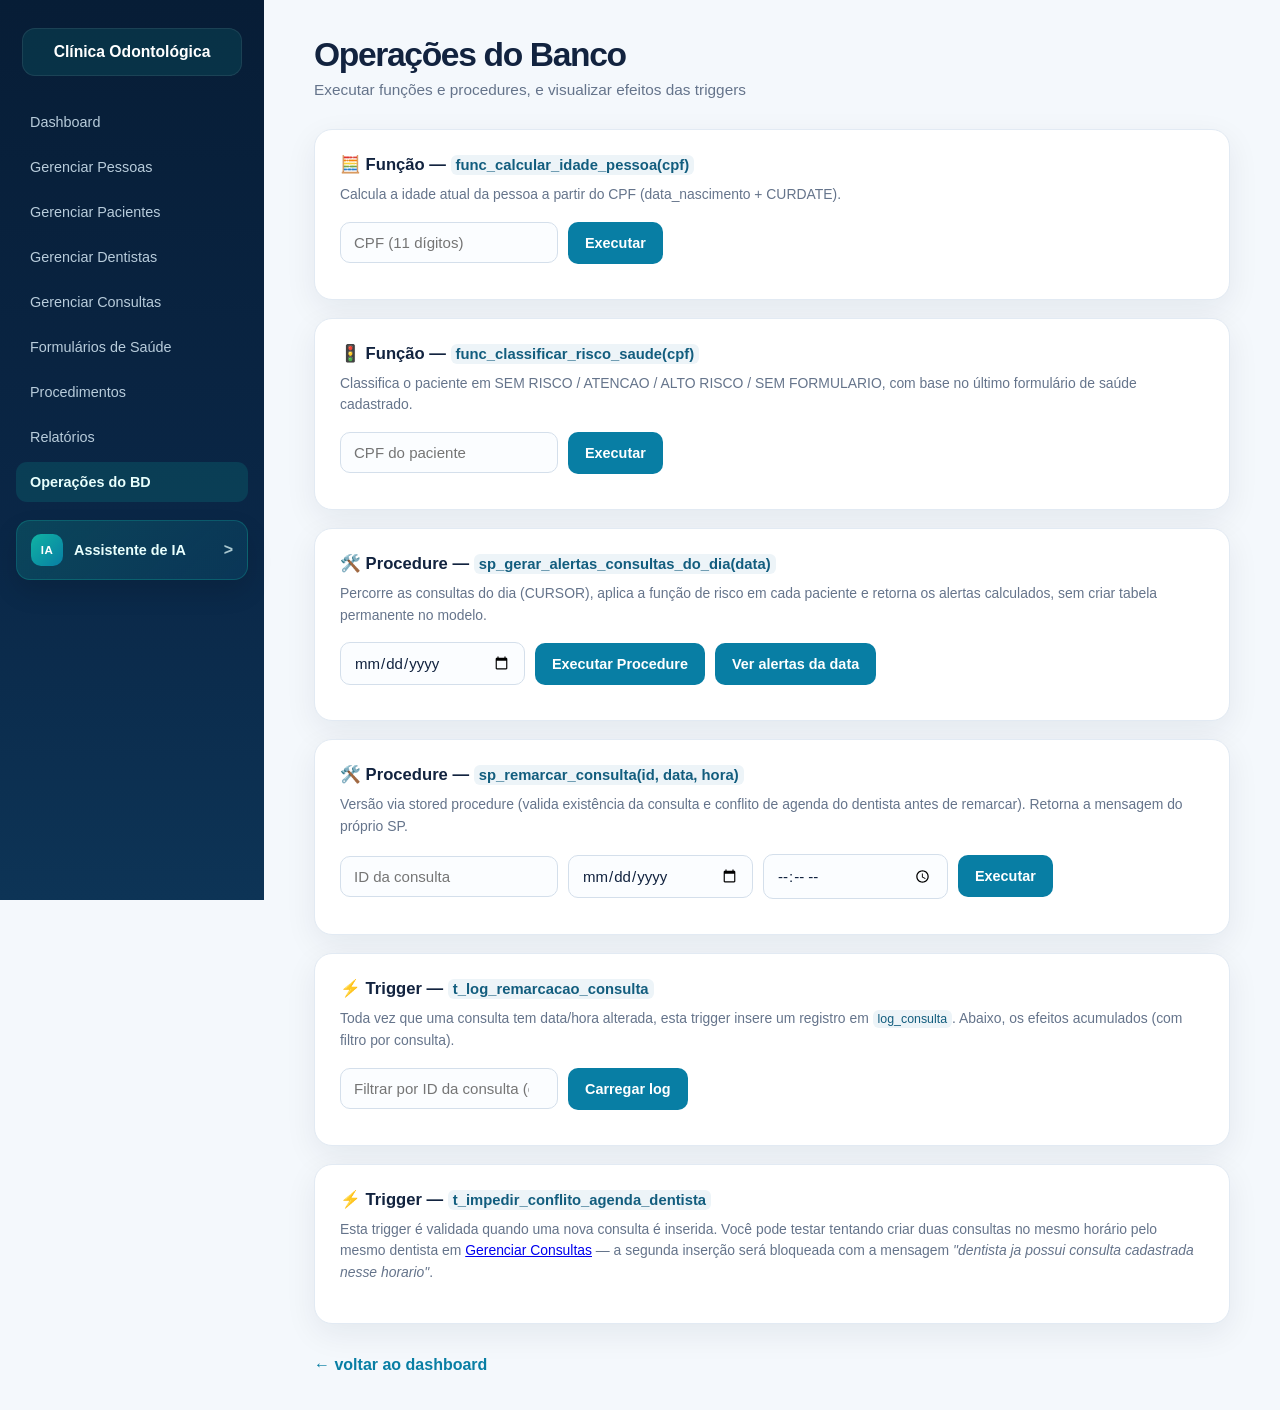
<file: clinica-odontologica-social/src/main/resources/static/bd_operacoes.html>
<!DOCTYPE html>
<html lang="pt-br">
<head>
    <meta charset="UTF-8">
    <meta name="viewport" content="width=device-width, initial-scale=1.0">
    <title>Operações do Banco — Funções, Procedures e Triggers</title>
    <link rel="stylesheet" href="style.css?v=2">
    <script src="layout.js?v=1" defer></script>
</head>
<body>

<div class="container wide">
    <h1>Operações do Banco</h1>
    <p class="subtitle">Executar funções e procedures, e visualizar efeitos das triggers</p>

    <!-- ============================================================
         FUNÇÕES
         ============================================================ -->
    <div class="section">
        <h2>🧮 Função — <code>func_calcular_idade_pessoa(cpf)</code></h2>
        <p class="desc">Calcula a idade atual da pessoa a partir do CPF (data_nascimento + CURDATE).</p>
        <div class="filtros">
            <input id="cpfIdade" placeholder="CPF (11 dígitos)" maxlength="11">
            <button onclick="fnCalcularIdade()">Executar</button>
        </div>
        <div id="saidaIdade"></div>
    </div>

    <div class="section">
        <h2>🚦 Função — <code>func_classificar_risco_saude(cpf)</code></h2>
        <p class="desc">Classifica o paciente em SEM RISCO / ATENCAO / ALTO RISCO / SEM FORMULARIO,
            com base no último formulário de saúde cadastrado.</p>
        <div class="filtros">
            <input id="cpfRisco" placeholder="CPF do paciente" maxlength="11">
            <button onclick="fnClassificarRisco()">Executar</button>
        </div>
        <div id="saidaRisco"></div>
    </div>

    <!-- ============================================================
         PROCEDURES
         ============================================================ -->
    <div class="section">
        <h2>🛠️ Procedure — <code>sp_gerar_alertas_consultas_do_dia(data)</code></h2>
        <p class="desc">Percorre as consultas do dia (CURSOR), aplica a função de risco em cada paciente
            e retorna os alertas calculados, sem criar tabela permanente no modelo.</p>
        <div class="filtros">
            <input id="dataAlertas" type="date">
            <button onclick="spGerarAlertas()">Executar Procedure</button>
            <button onclick="carregarAlertas()">Ver alertas da data</button>
        </div>
        <div id="saidaProcAlertas"></div>
        <div id="tabelaAlertas"></div>
    </div>

    <div class="section">
        <h2>🛠️ Procedure — <code>sp_remarcar_consulta(id, data, hora)</code></h2>
        <p class="desc">Versão via stored procedure (valida existência da consulta e conflito de agenda
            do dentista antes de remarcar). Retorna a mensagem do próprio SP.</p>
        <div class="filtros">
            <input id="idConsultaSp" type="number" min="1" placeholder="ID da consulta">
            <input id="dataSp" type="date">
            <input id="horaSp" type="time">
            <button onclick="spRemarcar()">Executar</button>
        </div>
        <div id="saidaSpRemarcar"></div>
    </div>

    <!-- ============================================================
         TRIGGERS
         ============================================================ -->
    <div class="section">
        <h2>⚡ Trigger — <code>t_log_remarcacao_consulta</code></h2>
        <p class="desc">Toda vez que uma consulta tem data/hora alterada, esta trigger insere um
            registro em <code>log_consulta</code>. Abaixo, os efeitos acumulados (com filtro por consulta).</p>
        <div class="filtros">
            <input id="idConsultaLog" type="number" min="1" placeholder="Filtrar por ID da consulta (opcional)">
            <button onclick="carregarLogConsulta()">Carregar log</button>
        </div>
        <div id="tabelaLog"></div>
    </div>

    <div class="section">
        <h2>⚡ Trigger — <code>t_impedir_conflito_agenda_dentista</code></h2>
        <p class="desc">Esta trigger é validada quando uma nova consulta é inserida.
            Você pode testar tentando criar duas consultas no mesmo horário pelo mesmo dentista
            em <a href="consultas.html">Gerenciar Consultas</a> — a segunda inserção será bloqueada
            com a mensagem <em>"dentista ja possui consulta cadastrada nesse horario"</em>.</p>
    </div>

    <a class="back-link" href="dashboard.html">← voltar ao dashboard</a>
</div>

<script src="bd_operacoes.js?v=1"></script>
</body>
</html>
</file>
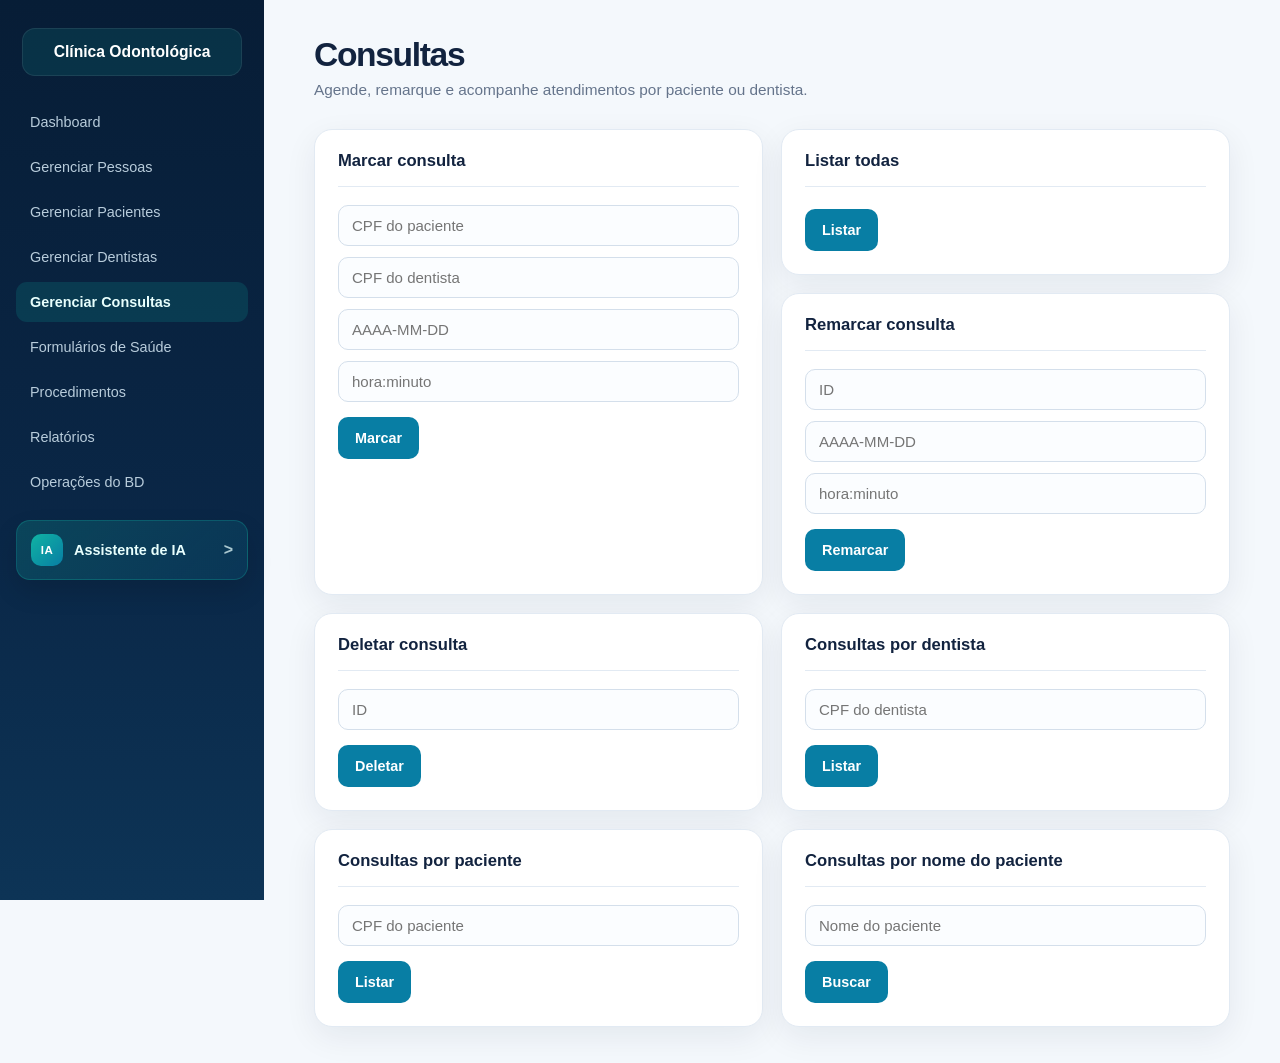
<file: clinica-odontologica-social/src/main/resources/static/consultas.html>
<!DOCTYPE html>
<html lang="pt-br">
<head>
    <meta charset="UTF-8">
    <meta name="viewport" content="width=device-width, initial-scale=1.0">
    <title>Gerenciar Consultas</title>
    <link rel="stylesheet" href="style.css?v=2">
    <script src="layout.js?v=1" defer></script>
</head>
<body>

<div class="container manage-page">
    <h1>Consultas</h1>
    <p class="subtitle">Agende, remarque e acompanhe atendimentos por paciente ou dentista.</p>

    <div class="menu">

        <div class="card">
            <h3>Marcar consulta</h3>
            <input id="cpfPacienteCriar" placeholder="CPF do paciente"><br><br>
            <input id="cpfDentistaCriar" placeholder="CPF do dentista"><br><br>
            <input id="dataConsultaCriar" placeholder="AAAA-MM-DD"><br><br>
            <input id="horaConsultaCriar" placeholder="hora:minuto"><br><br>
            <button onclick="criarConsulta()">Marcar</button>
        </div>

        <div class="card">
            <h3>Listar todas</h3>
            <button onclick="listarConsultas()">Listar</button>
            <ul id="listaConsultas"></ul>
        </div>

        <div class="card">
            <h3>Remarcar consulta</h3>
            <input id="idRemarcar" type="number" min="1" placeholder="ID"><br><br>
            <input id="novaDataRemarcar" placeholder="AAAA-MM-DD"><br><br>
            <input id="novaHoraRemarcar" placeholder="hora:minuto"><br><br>
            <button onclick="remarcarConsulta()">Remarcar</button>
        </div>

        <div class="card">
            <h3>Deletar consulta</h3>
            <input id="idDeletar" type="number" min="1" placeholder="ID"><br><br>
            <button onclick="deletarConsulta()">Deletar</button>
        </div>

        <div class="card">
            <h3>Consultas por dentista</h3>
            <input id="cpfDentistaListar" placeholder="CPF do dentista"><br><br>
            <button onclick="listarConsultasDentista()">Listar</button>
            <ul id="listaConsultasDentista"></ul>
        </div>

        <div class="card">
            <h3>Consultas por paciente</h3>
            <input id="cpfPacienteListar" placeholder="CPF do paciente"><br><br>
            <button onclick="listarConsultasPaciente()">Listar</button>
            <ul id="listaConsultasPaciente"></ul>
        </div>

        <div class="card">
            <h3>Consultas por nome do paciente</h3>
            <input id="nomePacienteBuscar" placeholder="Nome do paciente"><br><br>
            <button onclick="buscarConsultasPorNome()">Buscar</button>
            <ul id="listaConsultasNome"></ul>
        </div>

    </div>
</div>

<script src="consulta_script.js?v=1"></script>
</body>
</html>
</file>
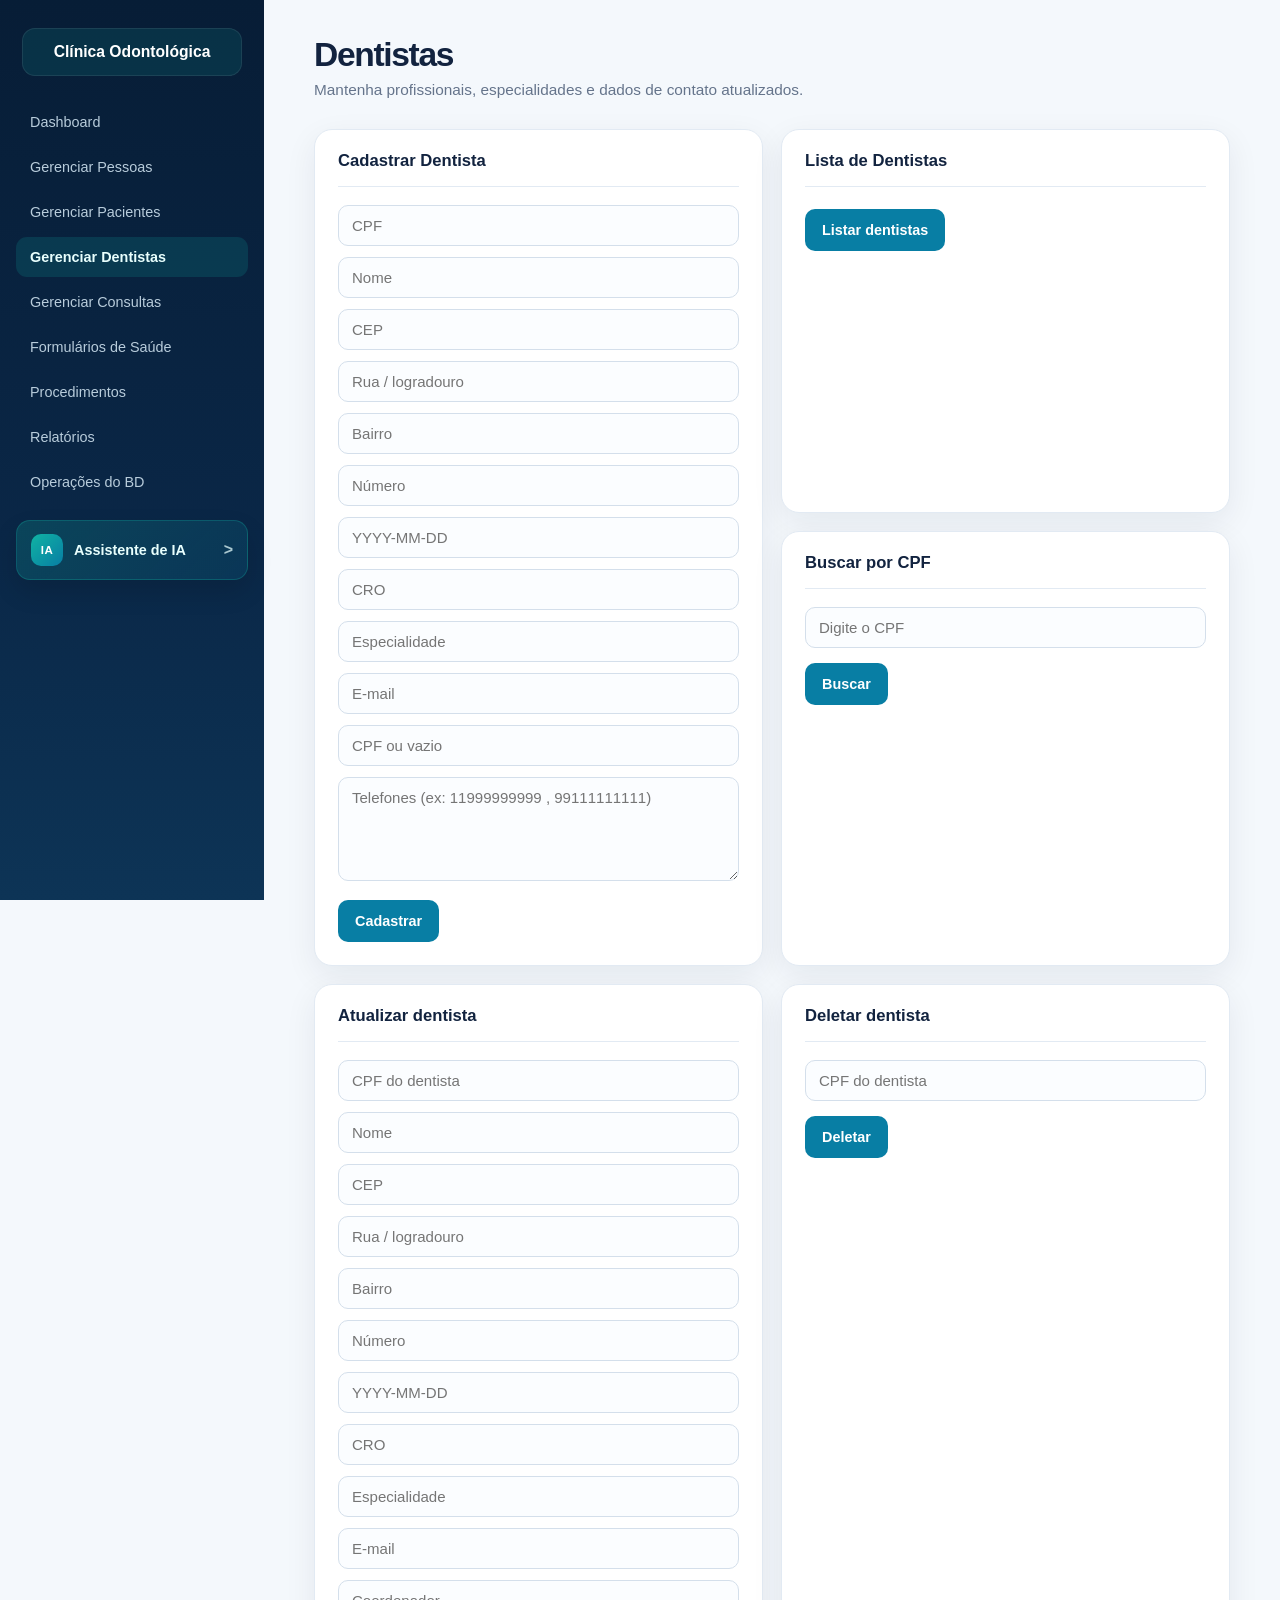
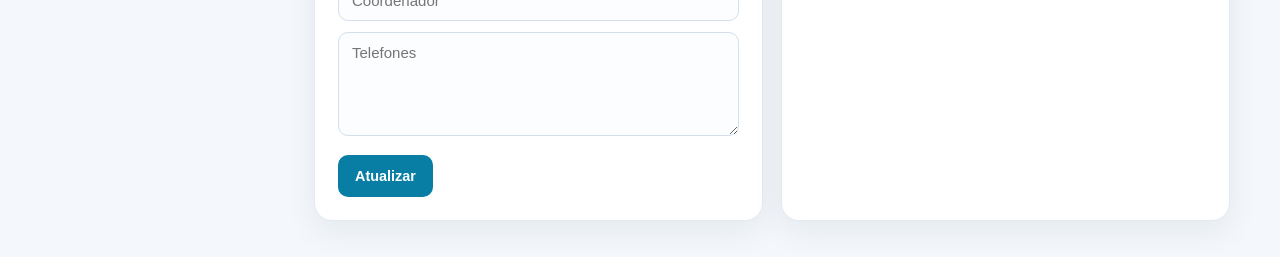
<file: clinica-odontologica-social/src/main/resources/static/dentista.html>
<!doctype html>
<html lang="pt-br">
<head>
  <meta charset="UTF-8" />
  <meta name="viewport" content="width=device-width, initial-scale=1.0"/>
  <title>CRUD Dentistas</title>
  <link rel="stylesheet" href="style.css?v=2">
  <script src="layout.js?v=1" defer></script>
</head>
<body>

<div class="container manage-page">
  <h1>Dentistas</h1>
  <p class="subtitle">Mantenha profissionais, especialidades e dados de contato atualizados.</p>

  <div class="menu">

    <div class="card">
      <h3>Cadastrar Dentista</h3>

      <input id="cpf" placeholder="CPF"><br><br>
      <input id="nome" placeholder="Nome"><br><br>
      <input id="cep" placeholder="CEP"><br><br>
      <input id="rua" placeholder="Rua / logradouro"><br><br>
      <input id="bairro" placeholder="Bairro"><br><br>
      <input id="numero" placeholder="Número"><br><br>
      <input id="dataNascimento" placeholder="YYYY-MM-DD"><br><br>
      <input id="cro" placeholder="CRO"><br><br>
      <input id="especialidade" placeholder="Especialidade"><br><br>
      <input id="email" placeholder="E-mail"><br><br>
      <input id="coordenador" placeholder="CPF ou vazio"><br><br>

      <textarea id="telefonesCadastro" rows="3" placeholder="Telefones (ex: 11999999999 , 99111111111)"></textarea><br>

      <button onclick="cadastrarDentista()">Cadastrar</button>
    </div>

    <div class="card">
      <h3>Lista de Dentistas</h3>
      <button onclick="listarDentistas()">Listar dentistas</button>
      <ul id="listaDentistas"></ul>
    </div>

    <div class="card">
      <h3>Buscar por CPF</h3>
      <input id="buscarporcpf" placeholder="Digite o CPF"><br><br>
      <button onclick="buscarDentistaPorCpf()">Buscar</button>
      <pre id="resultadoBuscaDentista"></pre>
    </div>

    <div class="card">
      <h3>Atualizar dentista</h3>

      <input id="cpfAtualizar" placeholder="CPF do dentista"><br><br>
      <input id="nomeAtualizar" placeholder="Nome"><br><br>
      <input id="cepAtualizar" placeholder="CEP"><br><br>
      <input id="ruaAtualizar" placeholder="Rua / logradouro"><br><br>
      <input id="bairroAtualizar" placeholder="Bairro"><br><br>
      <input id="numeroAtualizar" placeholder="Número"><br><br>
      <input id="dataNascimentoAtualizar" placeholder="YYYY-MM-DD"><br><br>
      <input id="croAtualizar" placeholder="CRO"><br><br>
      <input id="especialidadeAtualizar" placeholder="Especialidade"><br><br>
      <input id="emailAtualizar" placeholder="E-mail"><br><br>
      <input id="coordenadorAtualizar" placeholder="Coordenador"><br><br>

      <textarea id="telefonesAtualizar" rows="3" placeholder="Telefones"></textarea><br>

      <button onclick="atualizarDentista()">Atualizar</button>
    </div>

    <div class="card">
      <h3>Deletar dentista</h3>
      <input id="cpfDeletar" placeholder="CPF do dentista"><br><br>
      <button onclick="deletarDentistaPorCpf()">Deletar</button>
    </div>

  </div>
</div>

<script src="dentista_script.js?v=4"></script>
</body>
</html>
</file>
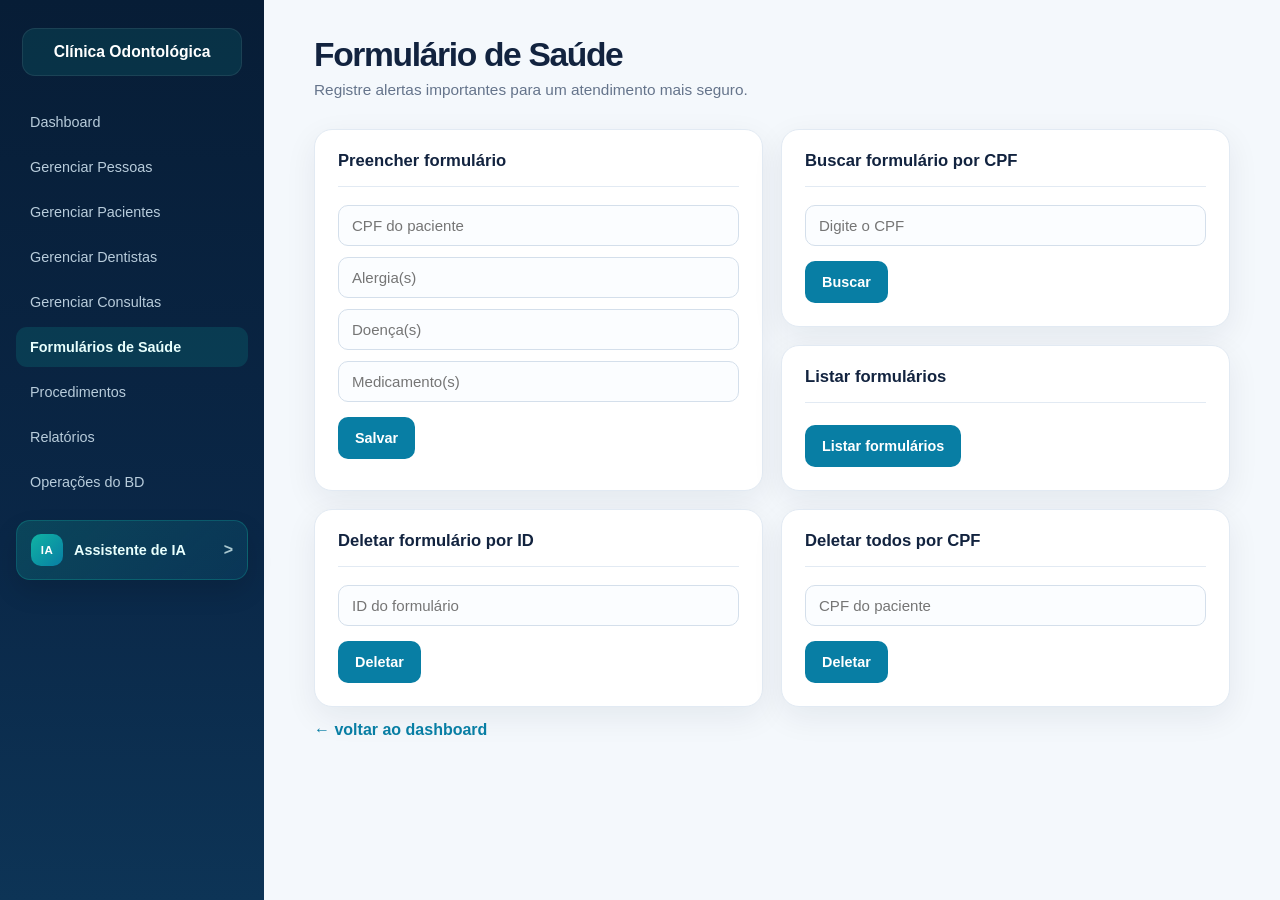
<file: clinica-odontologica-social/src/main/resources/static/formularioSaude.html>
<!doctype html>
<html lang="pt-br">
<head>
  <meta charset="UTF-8" />
  <meta name="viewport" content="width=device-width, initial-scale=1.0"/>
  <title>Gerenciar Formulário de Saúde</title>
  <link rel="stylesheet" href="style.css?v=2">
  <script src="layout.js?v=1" defer></script>
</head>
<body>

<div class="container manage-page">
  <h1>Formulário de Saúde</h1>
  <p class="subtitle">Registre alertas importantes para um atendimento mais seguro.</p>

  <div class="menu">

    <div class="card">
      <h3>Preencher formulário</h3>

      <input id="cpfFormulario" placeholder="CPF do paciente"><br><br>
      <input id="alergiaFormulario" placeholder="Alergia(s)"><br><br>
      <input id="doencasFormulario" placeholder="Doença(s)"><br><br>
      <input id="medicamentoFormulario" placeholder="Medicamento(s)"><br><br>

      <button onclick="salvarFormulario()">Salvar</button>
    </div>

    <div class="card">
      <h3>Buscar formulário por CPF</h3>

      <input id="cpfBuscarFormulario" placeholder="Digite o CPF"><br><br>
      <button onclick="buscarFormularioPorCpf()">Buscar</button>

      <pre id="resultadoBuscaFormulario"></pre>
    </div>

    <div class="card">
      <h3>Listar formulários</h3>
      <button onclick="listarFormularios()">Listar formulários</button>
      <ul id="listaFormularios"></ul>
    </div>

    <div class="card">
      <h3>Deletar formulário por ID</h3>
      <input id="idDeletarFormulario" type="number" placeholder="ID do formulário"><br><br>
      <button onclick="deletarFormularioPorId()">Deletar</button>
    </div>

    <div class="card">
      <h3>Deletar todos por CPF</h3>
      <input id="cpfDeletarFormulario" placeholder="CPF do paciente"><br><br>
      <button onclick="deletarFormulariosPorCpf()">Deletar</button>
    </div>

  </div>

  <a class="back-link" href="dashboard.html">← voltar ao dashboard</a>
</div>

<script src="formularioSaude.js?v=3"></script>
</body>
</html>
</file>
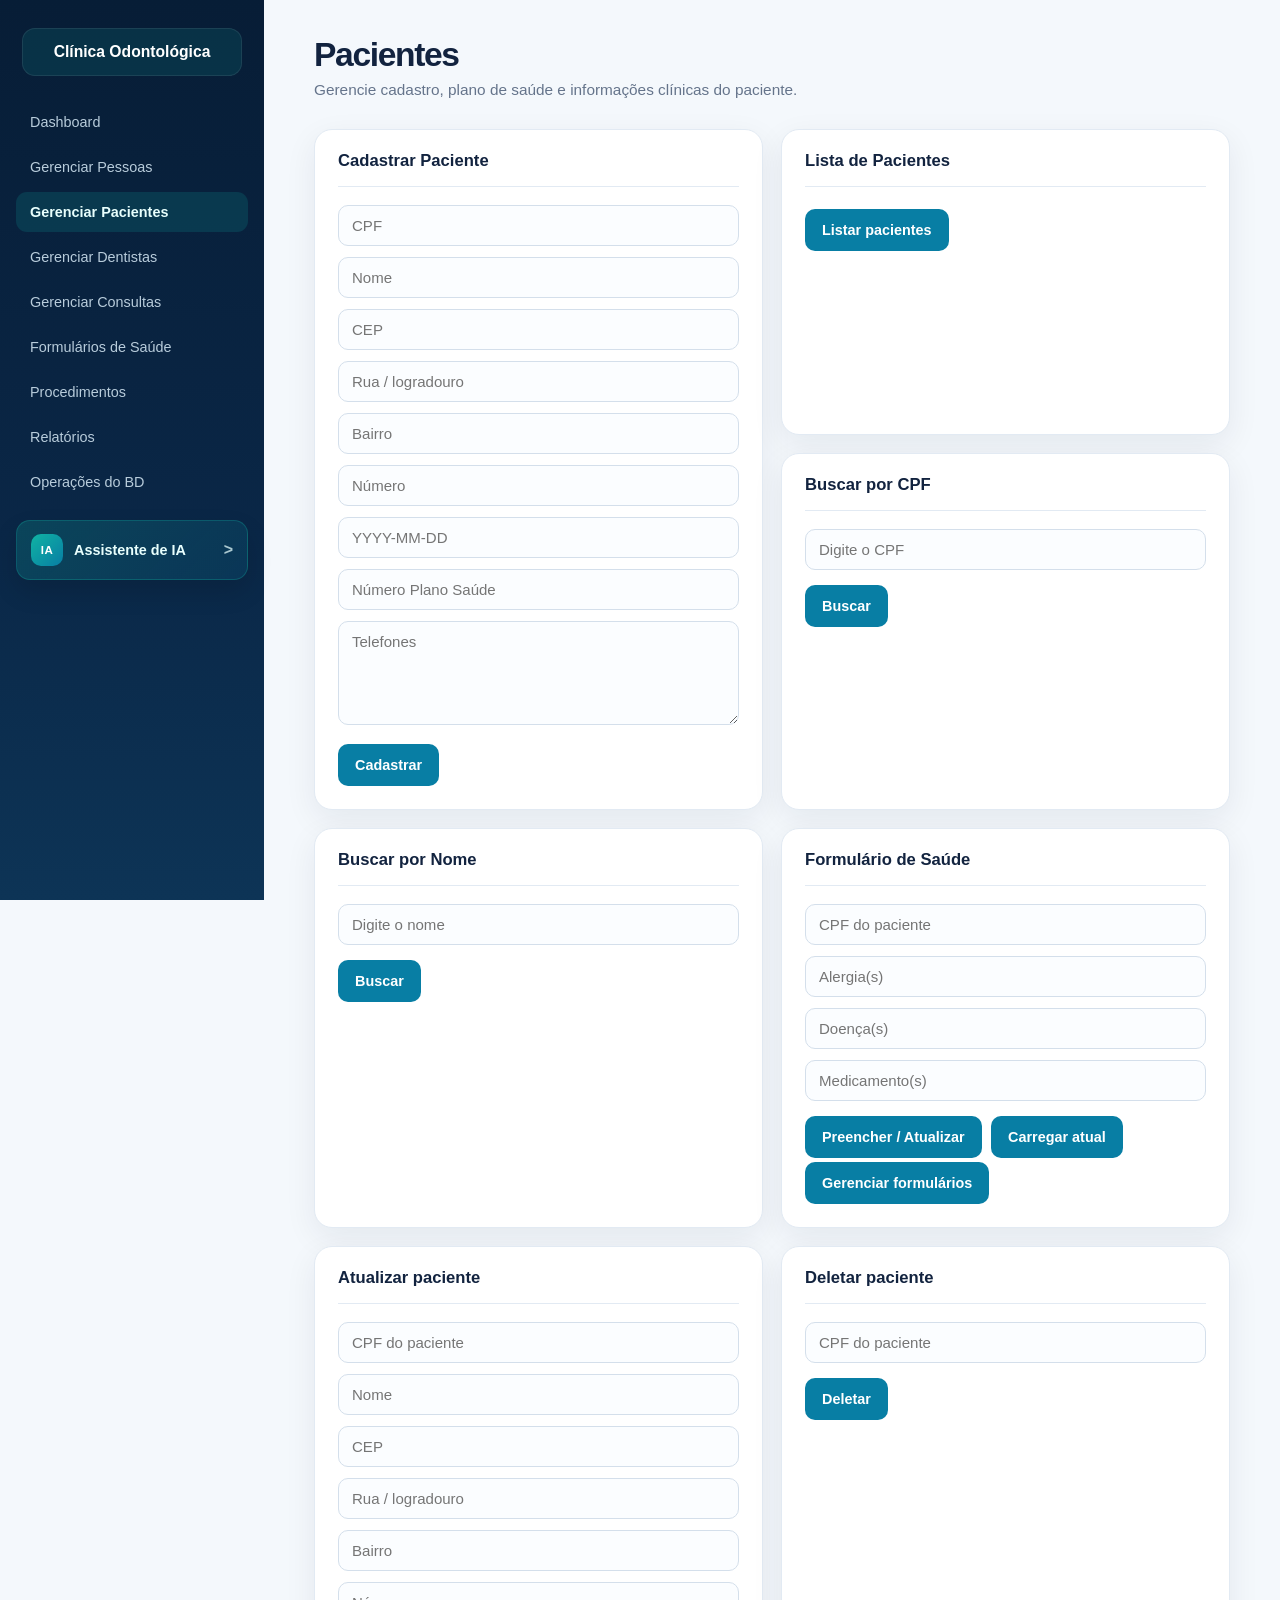
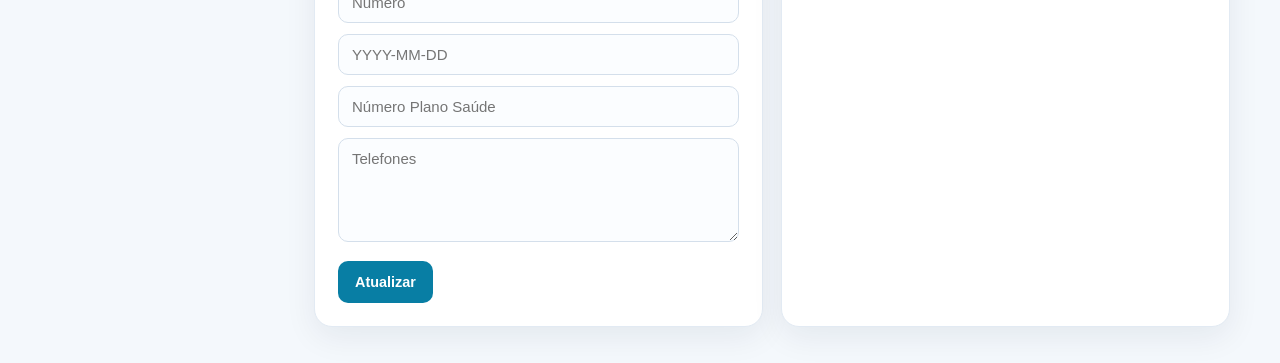
<file: clinica-odontologica-social/src/main/resources/static/paciente.html>
<!doctype html>
<html lang="pt-br">
<head>
  <meta charset="UTF-8" />
  <meta name="viewport" content="width=device-width, initial-scale=1.0"/>
  <title>CRUD Pacientes</title>
  <link rel="stylesheet" href="style.css?v=2">
  <script src="layout.js?v=1" defer></script>
</head>
<body>

<div class="container manage-page">
  <h1>Pacientes</h1>
  <p class="subtitle">Gerencie cadastro, plano de saúde e informações clínicas do paciente.</p>

  <div class="menu">

    <div class="card">
      <h3>Cadastrar Paciente</h3>

      <input id="cpf" placeholder="CPF"><br><br>
      <input id="nome" placeholder="Nome"><br><br>
      <input id="cep" placeholder="CEP"><br><br>
      <input id="rua" placeholder="Rua / logradouro"><br><br>
      <input id="bairro" placeholder="Bairro"><br><br>
      <input id="numero" placeholder="Número"><br><br>
      <input id="dataNascimento" placeholder="YYYY-MM-DD"><br><br>
      <input id="numPlanoSaude" placeholder="Número Plano Saúde"><br><br>

      <textarea id="telefonesCadastro" rows="3" placeholder="Telefones"></textarea><br>

      <button onclick="cadastrarPaciente()">Cadastrar</button>
    </div>

    <div class="card">
      <h3>Lista de Pacientes</h3>
      <button onclick="listarPacientes()">Listar pacientes</button>
      <ul id="listaPacientes"></ul>
    </div>

    <div class="card">
      <h3>Buscar por CPF</h3>

      <input id="buscarporcpf" placeholder="Digite o CPF"><br><br>
      <button onclick="buscarPacientePorCpf()">Buscar</button>

      <pre id="resultadoBuscaPaciente"></pre>
    </div>

    <div class="card">
      <h3>Buscar por Nome</h3>

      <input id="buscarPorNome" placeholder="Digite o nome"><br><br>
      <button onclick="buscarPacientesPorNome()">Buscar</button>
      <ul id="listaPacientesNome"></ul>
    </div>

    <div class="card">
      <h3>Formulário de Saúde</h3>

      <input id="cpfFormularioPaciente" placeholder="CPF do paciente"><br><br>
      <input id="alergiaFormularioPaciente" placeholder="Alergia(s)"><br><br>
      <input id="doencasFormularioPaciente" placeholder="Doença(s)"><br><br>
      <input id="medicamentoFormularioPaciente" placeholder="Medicamento(s)"><br><br>

      <button onclick="preencherOuAtualizarFormularioSaude()">Preencher / Atualizar</button>
      <button onclick="carregarFormularioSaudePaciente()">Carregar atual</button>
      <button onclick="window.location.href='formularioSaude.html'">Gerenciar formulários</button>

      <pre id="resultadoFormularioPaciente"></pre>
    </div>

    <div class="card">
      <h3>Atualizar paciente</h3>

      <input id="cpfAtualizar" placeholder="CPF do paciente"><br><br>
      <input id="nomeAtualizar" placeholder="Nome"><br><br>
      <input id="cepAtualizar" placeholder="CEP"><br><br>
      <input id="ruaAtualizar" placeholder="Rua / logradouro"><br><br>
      <input id="bairroAtualizar" placeholder="Bairro"><br><br>
      <input id="numeroAtualizar" placeholder="Número"><br><br>
      <input id="dataNascimentoAtualizar" placeholder="YYYY-MM-DD"><br><br>
      <input id="numPlanoSaudeAtualizar" placeholder="Número Plano Saúde"><br><br>

      <textarea id="telefonesAtualizar" rows="3" placeholder="Telefones"></textarea><br>

      <button onclick="atualizarPaciente()">Atualizar</button>
    </div>

    <div class="card">
      <h3>Deletar paciente</h3>

      <input id="cpfDeletar" placeholder="CPF do paciente"><br><br>
      <button onclick="deletarPacientePorCpf()">Deletar</button>
    </div>

  </div>
</div>

<script src="paciente_script.js?v=6"></script>
</body>
</html>
</file>
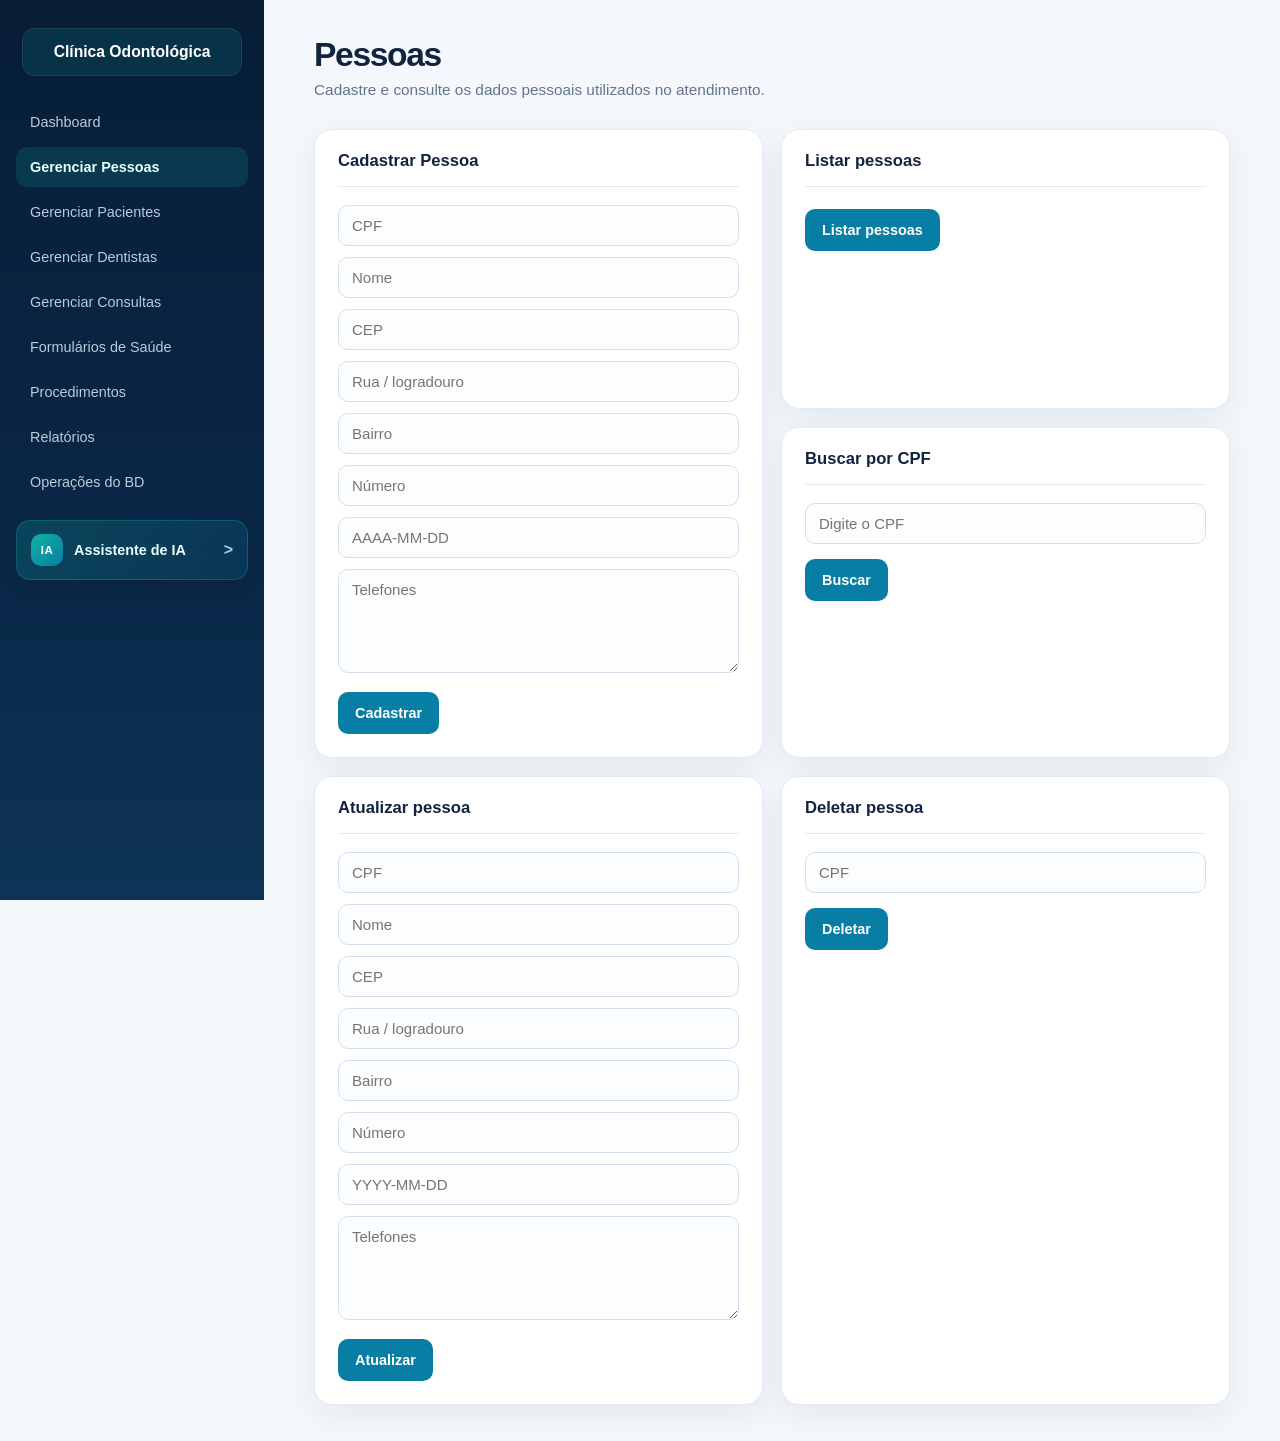
<file: clinica-odontologica-social/src/main/resources/static/pessoa.html>
<!doctype html>
<html lang="pt-br">
<head>
  <meta charset="UTF-8" />
  <meta name="viewport" content="width=device-width, initial-scale=1.0"/>
  <title>CRUD Pessoas</title>
  <link rel="stylesheet" href="style.css?v=2">
  <script src="layout.js?v=1" defer></script>
</head>
<body>

<div class="container manage-page">
  <h1>Pessoas</h1>
  <p class="subtitle">Cadastre e consulte os dados pessoais utilizados no atendimento.</p>

  <div class="menu">

    <div class="card">
      <h3>Cadastrar Pessoa</h3>

      <input id="cpf" placeholder="CPF"><br><br>
      <input id="nome" placeholder="Nome"><br><br>
      <input id="cep" placeholder="CEP"><br><br>
      <input id="rua" placeholder="Rua / logradouro"><br><br>
      <input id="bairro" placeholder="Bairro"><br><br>
      <input id="numero" placeholder="Número"><br><br>
      <input id="data" placeholder="AAAA-MM-DD"><br><br>

      <textarea id="telefonesCadastro" rows="3" placeholder="Telefones"></textarea><br>

      <button onclick="cadastrar()">Cadastrar</button>
    </div>

    <div class="card">
      <h3>Listar pessoas</h3>
      <button onclick="listar()">Listar pessoas</button>
      <ul id="lista"></ul>
    </div>

    <div class="card">
      <h3>Buscar por CPF</h3>

      <input id="buscarporcpf" placeholder="Digite o CPF"><br><br>
      <button onclick="buscarPorCpf()">Buscar</button>

      <pre id="resultadoBusca"></pre>
    </div>

    <div class="card">
      <h3>Atualizar pessoa</h3>

      <input id="cpfAtualizar" placeholder="CPF"><br><br>
      <input id="nomeAtualizar" placeholder="Nome"><br><br>
      <input id="cepAtualizar" placeholder="CEP"><br><br>
      <input id="ruaAtualizar" placeholder="Rua / logradouro"><br><br>
      <input id="bairroAtualizar" placeholder="Bairro"><br><br>
      <input id="numeroAtualizar" placeholder="Número"><br><br>
      <input id="dataAtualizar" placeholder="YYYY-MM-DD"><br><br>

      <textarea id="telefonesAtualizar" rows="3" placeholder="Telefones"></textarea><br>

      <button onclick="atualizarPessoa()">Atualizar</button>
    </div>

    <div class="card">
      <h3>Deletar pessoa</h3>

      <input id="cpfDeletar" placeholder="CPF"><br><br>
      <button onclick="deletarPorCpf()">Deletar</button>
    </div>

  </div>
</div>

<script src="pessoa_script.js"></script>
</body>
</html>
</file>
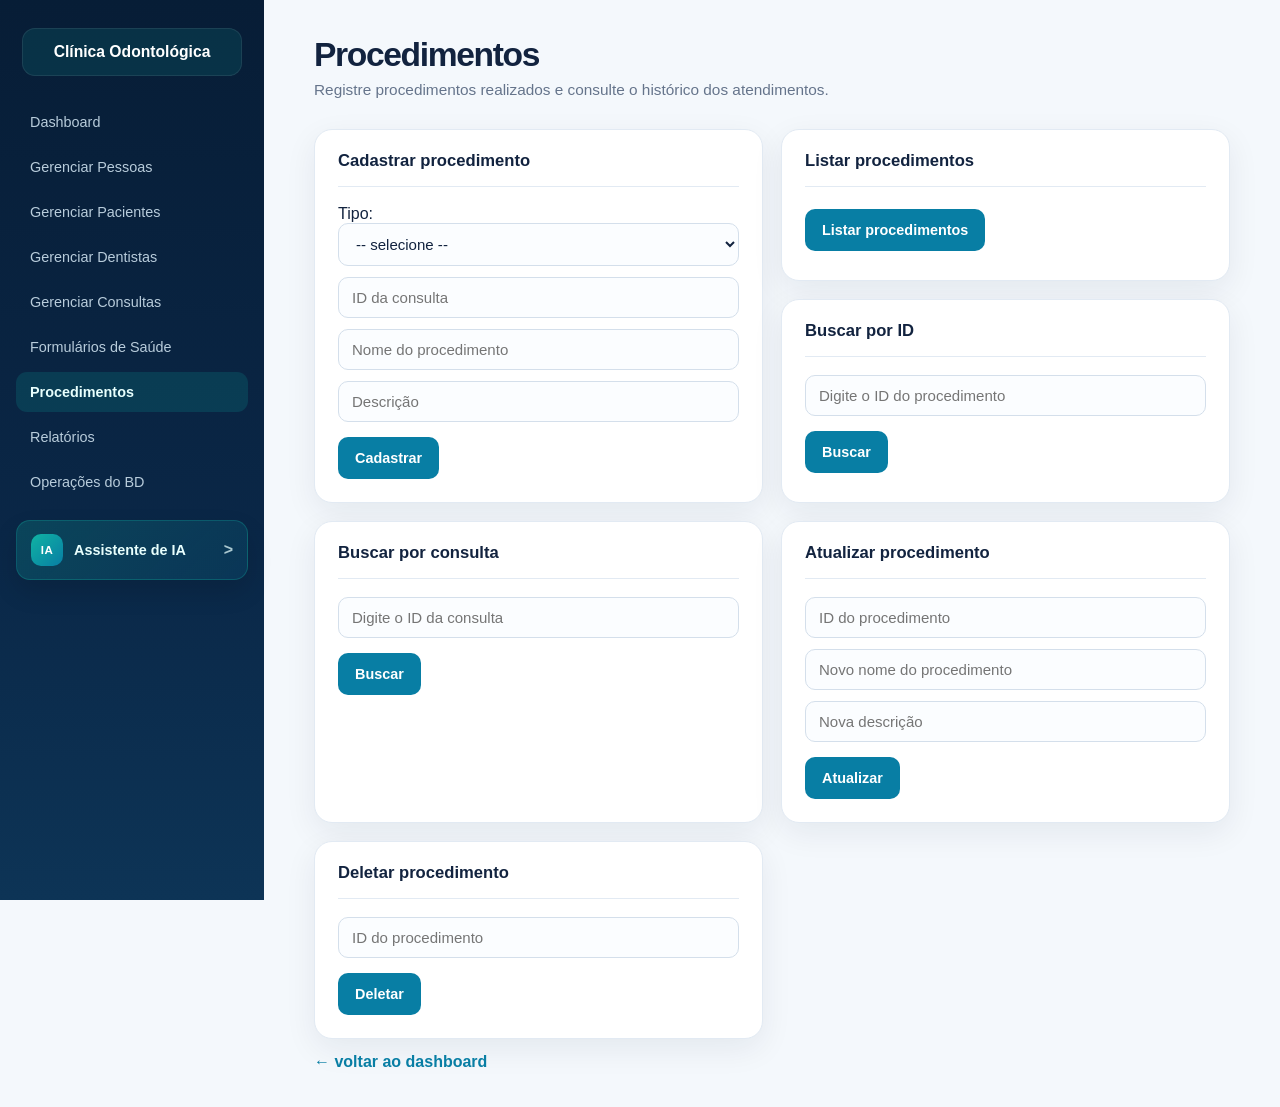
<file: clinica-odontologica-social/src/main/resources/static/procedimento.html>
<!doctype html>
<html lang="pt-br">
<head>
  <meta charset="UTF-8" />
  <meta name="viewport" content="width=device-width, initial-scale=1.0"/>
  <title>CRUD Procedimentos</title>
  <link rel="stylesheet" href="style.css?v=2">
  <script src="layout.js?v=1" defer></script>
</head>
<body>

<div class="container manage-page">
  <h1>Procedimentos</h1>
  <p class="subtitle">Registre procedimentos realizados e consulte o histórico dos atendimentos.</p>

  <div class="menu">

    <!-- =================== CADASTRAR =================== -->
    <div class="card">
      <h3>Cadastrar procedimento</h3>

      <label for="tipoProcedimento">Tipo:</label>
      <select id="tipoProcedimento" onchange="atualizarCamposTipo()">
        <option value="">-- selecione --</option>
        <option value="cirurgico">Cirúrgico</option>
        <option value="estetico">Estético</option>
        <option value="rotina">Rotina</option>
      </select>
      <br><br>

      <input id="idConsulta" type="number" placeholder="ID da consulta"><br><br>
      <input id="nomeProcedimento" placeholder="Nome do procedimento"><br><br>
      <input id="descricao" placeholder="Descrição"><br><br>

      <!-- Campos específicos por tipo -->
      <div id="camposCirurgico" style="display:none;">
        <input id="dataCirurgia" placeholder="Data cirurgia (AAAA-MM-DD)"><br><br>
        <input id="cpfCirurgiaoDentista" placeholder="CPF do cirurgião-dentista"><br><br>
        <input id="valorCirurgico" type="number" step="0.01" placeholder="Valor"><br><br>
      </div>

      <div id="camposEstetico" style="display:none;">
        <input id="dataSessoes" placeholder="Data das sessões (AAAA-MM-DD)"><br><br>
        <input id="quantidadeSessoes" type="number" placeholder="Quantidade de sessões"><br><br>
        <input id="valorEstetico" type="number" step="0.01" placeholder="Valor"><br><br>
      </div>

      <div id="camposRotina" style="display:none;">
        <input id="dataProcedimentoRotina" placeholder="Data (AAAA-MM-DD)"><br><br>
        <input id="statusRotina" placeholder="Status (ex: AGENDADO, REALIZADO)"><br><br>
        <input id="valorRotina" type="number" step="0.01" placeholder="Valor"><br><br>
      </div>

      <button onclick="cadastrarProcedimento()">Cadastrar</button>
    </div>

    <!-- =================== LISTAR =================== -->
    <div class="card">
      <h3>Listar procedimentos</h3>
      <button onclick="listarProcedimentos()">Listar procedimentos</button>
      <ul id="listaProcedimentos"></ul>
    </div>

    <!-- =================== BUSCAR POR ID =================== -->
    <div class="card">
      <h3>Buscar por ID</h3>
      <input id="buscarPorId" type="number" placeholder="Digite o ID do procedimento"><br><br>
      <button onclick="buscarPorIdProcedimento()">Buscar</button>
      <pre id="resultadoBuscaId"></pre>
    </div>

    <!-- =================== BUSCAR POR CONSULTA =================== -->
    <div class="card">
      <h3>Buscar por consulta</h3>
      <input id="buscarPorConsulta" type="number" placeholder="Digite o ID da consulta"><br><br>
      <button onclick="buscarPorIdConsulta()">Buscar</button>
      <pre id="resultadoBuscaConsulta"></pre>
    </div>

    <!-- =================== ATUALIZAR =================== -->
    <div class="card">
      <h3>Atualizar procedimento</h3>
      <input id="idAtualizar" type="number" placeholder="ID do procedimento"><br><br>
      <input id="nomeAtualizar" placeholder="Novo nome do procedimento"><br><br>
      <input id="descricaoAtualizar" placeholder="Nova descrição"><br><br>
      <button onclick="atualizarProcedimento()">Atualizar</button>
    </div>

    <!-- =================== DELETAR =================== -->
    <div class="card">
      <h3>Deletar procedimento</h3>
      <input id="idDeletar" type="number" placeholder="ID do procedimento"><br><br>
      <button onclick="deletarProcedimento()">Deletar</button>
    </div>

  </div>

  <a class="back-link" href="dashboard.html">← voltar ao dashboard</a>
</div>

<script src="procedimento.js"></script>
</body>
</html>
</file>
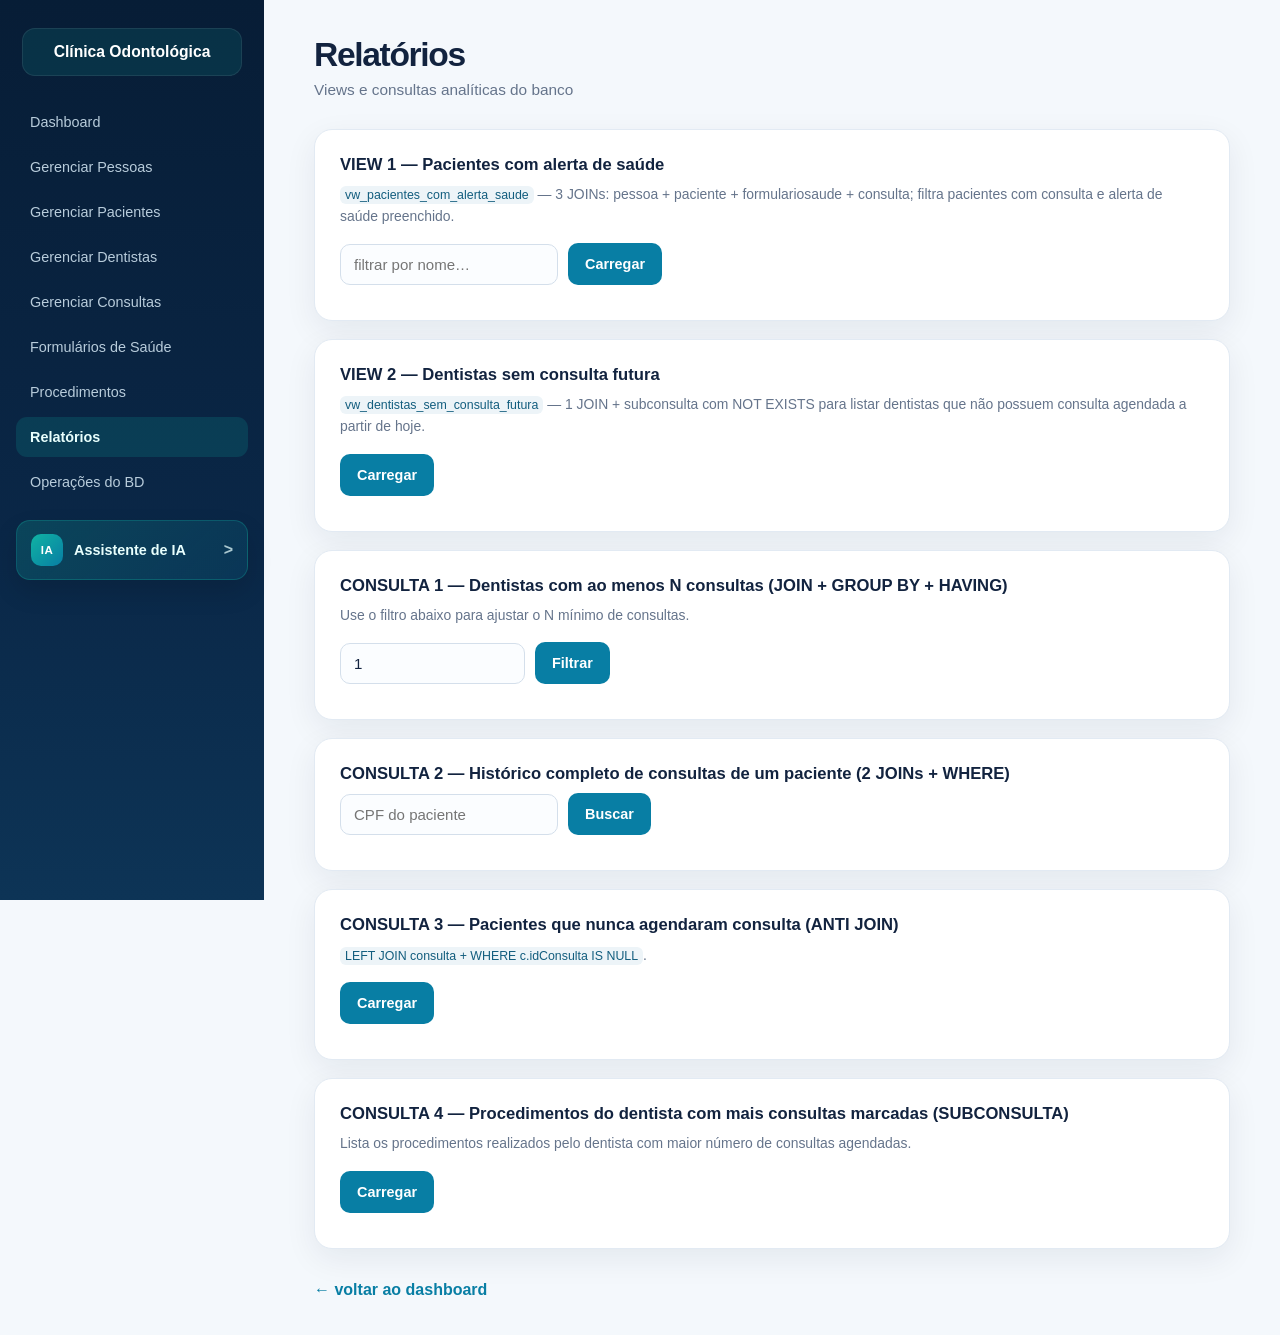
<file: clinica-odontologica-social/src/main/resources/static/relatorios.html>
<!DOCTYPE html>
<html lang="pt-br">
<head>
    <meta charset="UTF-8">
    <meta name="viewport" content="width=device-width, initial-scale=1.0">
    <title>Relatórios — Views e Consultas Analíticas</title>
    <link rel="stylesheet" href="style.css?v=2">
    <script src="layout.js?v=1" defer></script>
</head>
<body>

<div class="container wide">
    <h1>Relatórios</h1>
    <p class="subtitle">Views e consultas analíticas do banco</p>

    <!-- VIEW 1 -->
    <div class="section">
        <h2>VIEW 1 — Pacientes com alerta de saúde</h2>
        <p class="desc"><code>vw_pacientes_com_alerta_saude</code> — 3 JOINs: pessoa + paciente + formulariosaude + consulta;
            filtra pacientes com consulta e alerta de saúde preenchido.</p>
        <div class="filtros">
            <input id="filtroAlertaNome" placeholder="filtrar por nome…">
            <button onclick="carregarAlertaSaude()">Carregar</button>
        </div>
        <div id="kpiAlertaSaude"></div>
        <div id="tabelaAlertaSaude"></div>
    </div>

    <!-- VIEW 2 -->
    <div class="section">
        <h2>VIEW 2 — Dentistas sem consulta futura</h2>
        <p class="desc"><code>vw_dentistas_sem_consulta_futura</code> — 1 JOIN + subconsulta com NOT EXISTS para listar
            dentistas que não possuem consulta agendada a partir de hoje.</p>
        <div class="filtros">
            <button onclick="carregarDentistasSemFutura()">Carregar</button>
        </div>
        <div id="kpiDentSemFutura"></div>
        <div id="tabelaDentSemFutura"></div>
    </div>

    <!-- CONSULTA 1 -->
    <div class="section">
        <h2>CONSULTA 1 — Dentistas com ao menos N consultas (JOIN + GROUP BY + HAVING)</h2>
        <p class="desc">Use o filtro abaixo para ajustar o N mínimo de consultas.</p>
        <div class="filtros">
            <input id="minConsultas" type="number" min="1" value="1" style="width:90px">
            <button onclick="carregarDentistasAtivos()">Filtrar</button>
        </div>
        <div id="kpiDentAtivos"></div>
        <div id="tabelaDentAtivos"></div>
    </div>

    <!-- CONSULTA 2 -->
    <div class="section">
        <h2>CONSULTA 2 — Histórico completo de consultas de um paciente (2 JOINs + WHERE)</h2>
        <div class="filtros">
            <input id="cpfHistorico" placeholder="CPF do paciente" maxlength="11">
            <button onclick="carregarHistorico()">Buscar</button>
        </div>
        <div id="kpiHistorico"></div>
        <div id="tabelaHistorico"></div>
    </div>

    <!-- CONSULTA 3 -->
    <div class="section">
        <h2>CONSULTA 3 — Pacientes que nunca agendaram consulta (ANTI JOIN)</h2>
        <p class="desc"><code>LEFT JOIN consulta + WHERE c.idConsulta IS NULL</code>.</p>
        <div class="filtros">
            <button onclick="carregarPacSemConsulta()">Carregar</button>
        </div>
        <div id="kpiPacSemConsulta"></div>
        <div id="tabelaPacSemConsulta"></div>
    </div>

    <!-- CONSULTA 4 -->
    <div class="section">
        <h2>CONSULTA 4 — Procedimentos do dentista com mais consultas marcadas (SUBCONSULTA)</h2>
        <p class="desc">
            Lista os procedimentos realizados pelo dentista com maior número de consultas agendadas.
            <br>
        </p>
        <div class="filtros">
            <button onclick="carregarProcDentMaisAtivo()">Carregar</button>
        </div>
        <div id="kpiProcDent"></div>
        <div id="tabelaProcDent"></div>
    </div>

    <a class="back-link" href="dashboard.html">← voltar ao dashboard</a>
</div>

<script src="relatorios.js?v=1"></script>
</body>
</html>
</file>
<file: clinica-odontologica-social/src/main/resources/static/style.css>
:root {
    --bg: #f4f8fc;
    --panel: #ffffff;
    --panel-soft: #f7fbff;
    --line: #e2eaf3;
    --text: #12233f;
    --muted: #65748b;
    --primary: #087ea4;
    --primary-dark: #055874;
    --primary-soft: #e7f5f8;
    --nav: #071d36;
    --nav-soft: #112d4c;
    --accent: #10b3a3;
    --warning: #ed9b43;
    --danger: #d45061;
    --radius: 18px;
    --shadow: 0 10px 32px rgba(15, 35, 60, 0.07);
}

* {
    box-sizing: border-box;
    margin: 0;
    padding: 0;
    font-family: "Segoe UI", Arial, Helvetica, sans-serif;
}

body {
    align-items: flex-start;
    background: var(--bg);
    color: var(--text);
    display: flex;
    justify-content: center;
    min-height: 100vh;
    padding: 40px 0;
}

.app-layout {
    display: block;
    padding: 0;
}

.app-shell {
    display: flex;
    min-height: 100vh;
}

.sidebar {
    background: linear-gradient(180deg, var(--nav), #0a2747 60%, #0d3456);
    color: white;
    flex: 0 0 264px;
    height: 100vh;
    padding: 28px 16px 20px;
    position: sticky;
    top: 0;
}

.sidebar-brand {
    align-items: center;
    background: rgba(16, 179, 163, 0.14);
    border: 1px solid rgba(255, 255, 255, 0.08);
    border-radius: 13px;
    color: white;
    display: flex;
    font-size: 0.98rem;
    font-weight: 700;
    justify-content: center;
    margin: 0 6px 26px;
    padding: 14px 12px;
    text-align: center;
    text-decoration: none;
    transition: background 0.18s ease, color 0.18s ease;
}

.sidebar-brand:hover {
    background: var(--nav-soft);
    color: #e8fffd;
}

.sidebar-nav {
    display: flex;
    flex-direction: column;
    gap: 5px;
}

.sidebar-link {
    border-radius: 11px;
    color: #b8ccdb;
    display: block;
    font-size: 0.9rem;
    font-weight: 500;
    padding: 12px 14px;
    text-decoration: none;
    transition: background 0.18s ease, color 0.18s ease;
}

.sidebar-link:hover {
    background: var(--nav-soft);
    color: white;
}

.sidebar-link.active {
    background: rgba(16, 179, 163, 0.17);
    color: #e8fffd;
    font-weight: 600;
}

.sidebar-link-special {
    align-items: center;
    background: linear-gradient(135deg, rgba(16, 179, 163, 0.22), rgba(8, 126, 164, 0.16));
    border: 1px solid rgba(16, 179, 163, 0.28);
    border-radius: 14px;
    box-shadow: 0 12px 26px rgba(0, 0, 0, 0.12);
    color: #e8fffd;
    display: flex;
    gap: 11px;
    font-weight: 700;
    margin-top: 13px;
    padding: 13px 14px;
}

.sidebar-link-special::before {
    align-items: center;
    background: linear-gradient(135deg, var(--accent), var(--primary));
    border-radius: 10px;
    color: white;
    content: "IA";
    display: flex;
    flex: 0 0 auto;
    font-size: 0.72rem;
    font-weight: 800;
    height: 32px;
    justify-content: center;
    letter-spacing: 0.04em;
    width: 32px;
}

.sidebar-link-special::after {
    color: rgba(232, 255, 253, 0.72);
    content: ">";
    font-size: 1rem;
    margin-left: auto;
}

.sidebar-link-special.active {
    background: linear-gradient(135deg, var(--accent), var(--primary));
    border-color: rgba(255, 255, 255, 0.16);
    color: white;
}

.sidebar-link-special:hover {
    background: linear-gradient(135deg, rgba(16, 179, 163, 0.34), rgba(8, 126, 164, 0.26));
    border-color: rgba(16, 179, 163, 0.45);
    color: white;
}

.main-content {
    align-items: flex-start;
    display: flex;
    flex: 1;
    justify-content: center;
    min-width: 0;
    padding: 36px clamp(20px, 4vw, 50px);
}

.container {
    max-width: 1180px;
    width: 100%;
}

.container > h1 {
    color: var(--text);
    font-size: clamp(1.75rem, 3vw, 2.1rem);
    font-weight: 700;
    letter-spacing: -0.04em;
    margin-bottom: 7px;
}

.subtitle {
    color: var(--muted);
    font-size: 0.96rem;
    margin-bottom: 30px;
}

.manage-page .menu {
    display: grid;
    gap: 18px;
    grid-template-columns: repeat(2, minmax(285px, 1fr));
}

.manage-page .card {
    background: var(--panel);
    border: 1px solid var(--line);
    border-radius: var(--radius);
    box-shadow: var(--shadow);
    color: var(--text);
    padding: 23px;
    text-align: left;
}

.manage-page .card:first-child {
    grid-row: span 2;
}

.manage-page .card h3 {
    border-bottom: 1px solid var(--line);
    color: var(--text);
    font-size: 1.04rem;
    font-weight: 650;
    margin: -2px 0 18px;
    padding-bottom: 15px;
}

input,
select,
textarea {
    background: #fbfdff;
    border: 1px solid #d4dfeb;
    border-radius: 10px;
    color: var(--text);
    font-size: 0.94rem;
    outline: none;
    padding: 11px 13px;
    transition: border-color 0.18s ease, box-shadow 0.18s ease;
}

input:focus,
select:focus,
textarea:focus {
    border-color: var(--primary);
    box-shadow: 0 0 0 3px rgba(8, 126, 164, 0.12);
}

.manage-page .card input,
.manage-page .card select,
.manage-page .card textarea {
    margin-bottom: 11px;
    width: 100%;
}

.manage-page .card br {
    display: none;
}

textarea {
    min-height: 104px;
    resize: vertical;
}

button,
.chat-button {
    background: var(--primary);
    border: none;
    border-radius: 10px;
    color: white;
    cursor: pointer;
    font-size: 0.9rem;
    font-weight: 600;
    min-height: 42px;
    padding: 10px 17px;
    transition: background-color 0.18s ease, transform 0.18s ease;
}

button:hover,
.chat-button:hover {
    background: var(--primary-dark);
    transform: translateY(-1px);
}

.manage-page .card button {
    margin-top: 4px;
    margin-right: 5px;
}

.manage-page ul,
.manage-page pre {
    background: var(--panel-soft);
    border-radius: 10px;
    color: var(--muted);
    list-style-position: inside;
    margin-top: 15px;
    overflow-x: auto;
    padding: 12px;
    white-space: pre-wrap;
}

.manage-page ul:empty,
.manage-page pre:empty {
    display: none;
}

.container.wide {
    max-width: 1240px;
    text-align: left;
}

.section {
    background: var(--panel);
    border: 1px solid var(--line);
    border-radius: var(--radius);
    box-shadow: var(--shadow);
    margin-bottom: 18px;
    padding: 23px 25px;
    text-align: left;
}

.section h2 {
    color: var(--text);
    font-size: 1.04rem;
    font-weight: 650;
    line-height: 1.45;
    margin-bottom: 7px;
}

.section .desc {
    color: var(--muted);
    font-size: 0.87rem;
    line-height: 1.55;
    margin-bottom: 16px;
}

.section .filtros {
    align-items: center;
    display: flex;
    flex-wrap: wrap;
    gap: 10px;
    margin-bottom: 12px;
}

.section .filtros label {
    color: var(--muted);
    display: flex;
    flex-direction: column;
    font-size: 0.83rem;
    font-weight: 600;
    gap: 6px;
}

.section .filtros input,
.section .filtros select {
    min-width: 185px;
}

.section .kpi {
    background: var(--primary-soft);
    border-radius: 20px;
    color: var(--primary-dark);
    display: inline-block;
    font-size: 0.84rem;
    font-weight: 600;
    margin: 7px 8px 0 0;
    padding: 7px 13px;
}

code {
    background: #edf4f8;
    border-radius: 6px;
    color: #125d7e;
    font-size: 0.89em;
    padding: 2px 5px;
}

table.dados {
    background: white;
    border-collapse: separate;
    border-spacing: 0;
    border: 1px solid var(--line);
    border-radius: 11px;
    font-size: 0.84rem;
    margin-top: 14px;
    overflow: hidden;
    width: 100%;
}

table.dados th,
table.dados td {
    border-bottom: 1px solid var(--line);
    padding: 10px 12px;
    text-align: left;
}

table.dados th {
    background: #f2f7fb;
    color: var(--text);
    font-weight: 650;
}

table.dados tr:last-child td {
    border-bottom: 0;
}

table.dados tr:nth-child(even) td {
    background: #fbfdff;
}

.badge {
    border-radius: 18px;
    color: white;
    display: inline-block;
    font-size: 0.75rem;
    font-weight: bold;
    padding: 3px 9px;
}

.badge.alto { background: var(--danger); }
.badge.atencao { background: var(--warning); }
.badge.sem { background: var(--accent); }
.badge.semf { background: #8793a5; }

.back-link,
.voltar-card {
    color: var(--primary);
    display: inline-block;
    font-weight: 600;
    margin-top: 14px;
    text-decoration: none;
}

/* Dashboard */
.dashboard-page .section:first-of-type {
    background: linear-gradient(112deg, #ffffff, #f0fbfa);
}

.kpi-grid {
    display: grid;
    gap: 14px;
    grid-template-columns: repeat(auto-fit, minmax(175px, 1fr));
    margin-top: 16px;
}

.kpi-card {
    background: var(--primary);
    border-radius: 14px;
    box-shadow: 0 7px 20px rgba(8, 126, 164, 0.18);
    color: white;
    padding: 18px;
    text-align: left;
}

.kpi-card .label {
    font-size: 0.72rem;
    font-weight: 600;
    letter-spacing: 0.08em;
    opacity: 0.83;
    text-transform: uppercase;
}

.kpi-card .value {
    font-size: 1.75rem;
    font-weight: 700;
    margin-top: 7px;
}

.kpi-card.sec { background: #163b63; }
.kpi-card.warn { background: var(--warning); }
.kpi-card.ok { background: var(--accent); }

.charts-grid {
    display: grid;
    gap: 18px;
    grid-template-columns: repeat(2, minmax(360px, 1fr));
}

.chart-card {
    background: var(--panel);
    border: 1px solid var(--line);
    border-radius: var(--radius);
    box-shadow: var(--shadow);
    padding: 22px;
}

.chart-card h3 {
    color: var(--text);
    font-size: 1rem;
    margin-bottom: 6px;
}

.chart-card .desc {
    color: var(--muted);
    font-size: 0.8rem;
    line-height: 1.45;
    margin-bottom: 15px;
}

.chart-card canvas {
    max-height: 280px;
}

.stats-inline {
    display: flex;
    flex-wrap: wrap;
    gap: 7px;
    margin-top: 10px;
}

.stats-inline span {
    background: var(--primary-soft);
    border-radius: 8px;
    color: var(--primary-dark);
    font-size: 0.78rem;
    font-weight: bold;
    padding: 5px 9px;
}

/* Assistente */
.chat-page {
    display: flex;
    flex-direction: column;
    max-width: 980px;
    min-height: calc(100vh - 72px);
}

.chat-conversation {
    align-items: center;
    display: flex;
    flex: 1;
    flex-direction: column;
    justify-content: center;
    padding: 30px 20px 54px;
    text-align: center;
}

.chat-conversation .assistant-tag {
    background: #daf6f1;
    border-radius: 22px;
    color: #087c72;
    display: inline-block;
    font-size: 0.8rem;
    font-weight: 650;
    margin-bottom: 18px;
    padding: 7px 14px;
}

.chat-conversation h1 {
    color: var(--text);
    font-size: clamp(2.15rem, 4vw, 2.8rem);
    letter-spacing: -0.055em;
    line-height: 1.13;
    margin-bottom: 13px;
}

.chat-conversation p {
    color: var(--muted);
    font-size: 1rem;
    line-height: 1.65;
    max-width: 480px;
}

.composer {
    background: var(--panel);
    border: 1px solid var(--line);
    border-radius: 22px;
    box-shadow: var(--shadow);
    padding: 18px;
    width: 100%;
}

.suggestions-label {
    color: var(--muted);
    font-size: 0.8rem;
    font-weight: 600;
    margin: 0 0 10px 3px;
}

.sugestoes {
    display: grid;
    gap: 9px;
    grid-template-columns: repeat(3, 1fr);
    margin-bottom: 15px;
}

.suggestion-button {
    background: var(--panel-soft);
    border: 1px solid var(--line);
    color: var(--text);
    font-size: 0.82rem;
    justify-content: flex-start;
    line-height: 1.35;
    min-height: 46px;
    padding: 8px 12px;
    text-align: left;
}

.suggestion-button:hover {
    background: var(--primary-soft);
    border-color: #b6dde5;
    color: var(--primary-dark);
}

.chat-box {
    align-items: center;
    background: #f3f7fb;
    border: 1px solid #dce6f0;
    border-radius: 17px;
    display: flex;
    gap: 12px;
    padding: 8px 9px 8px 17px;
}

.chat-box textarea {
    background: transparent;
    border: 0;
    box-shadow: none;
    flex: 1;
    line-height: 1.5;
    min-height: 45px;
    padding: 11px 4px;
    width: auto;
}

.chat-button {
    border-radius: 12px;
    flex: 0 0 auto;
    margin: 0;
    min-height: 48px;
    padding: 10px 25px;
    width: auto;
}

.resposta {
    background: var(--panel);
    border: 1px solid var(--line);
    border-radius: 16px;
    box-shadow: var(--shadow);
    color: #36465d;
    display: none;
    line-height: 1.6;
    margin-top: 28px;
    max-width: 700px;
    padding: 17px 20px;
    text-align: left;
    width: 100%;
}

.resposta:not(:empty) {
    display: block;
}

@media (max-width: 980px) {
    .sidebar {
        flex-basis: 224px;
    }

    .main-content {
        padding: 28px 18px;
    }

    .manage-page .menu,
    .charts-grid {
        grid-template-columns: 1fr;
    }

    .manage-page .card:first-child {
        grid-row: auto;
    }

    .chat-conversation {
        padding-top: 20px;
    }
}

@media (max-width: 720px) {
    .app-shell {
        flex-direction: column;
    }

    .sidebar {
        flex-basis: auto;
        height: auto;
        padding: 16px;
        position: static;
        width: 100%;
    }

    .sidebar-brand {
        margin-bottom: 15px;
    }

    .sidebar-nav {
        flex-direction: row;
        overflow-x: auto;
        padding-bottom: 3px;
    }

    .sidebar-link {
        flex: 0 0 auto;
        white-space: nowrap;
    }

    .sidebar-link-special {
        border-radius: 14px;
        margin: 0;
        padding: 12px 14px;
    }

    .main-content {
        padding: 24px 13px;
    }

    .section,
    .manage-page .card,
    .composer {
        padding: 19px;
    }

    .chat-page {
        min-height: calc(100vh - 190px);
    }

    .chat-conversation {
        padding: 24px 5px 35px;
    }

    .sugestoes {
        grid-template-columns: 1fr;
    }

    .chat-box {
        padding-left: 13px;
    }

    .chat-button {
        padding: 10px 16px;
    }
}
</file>
